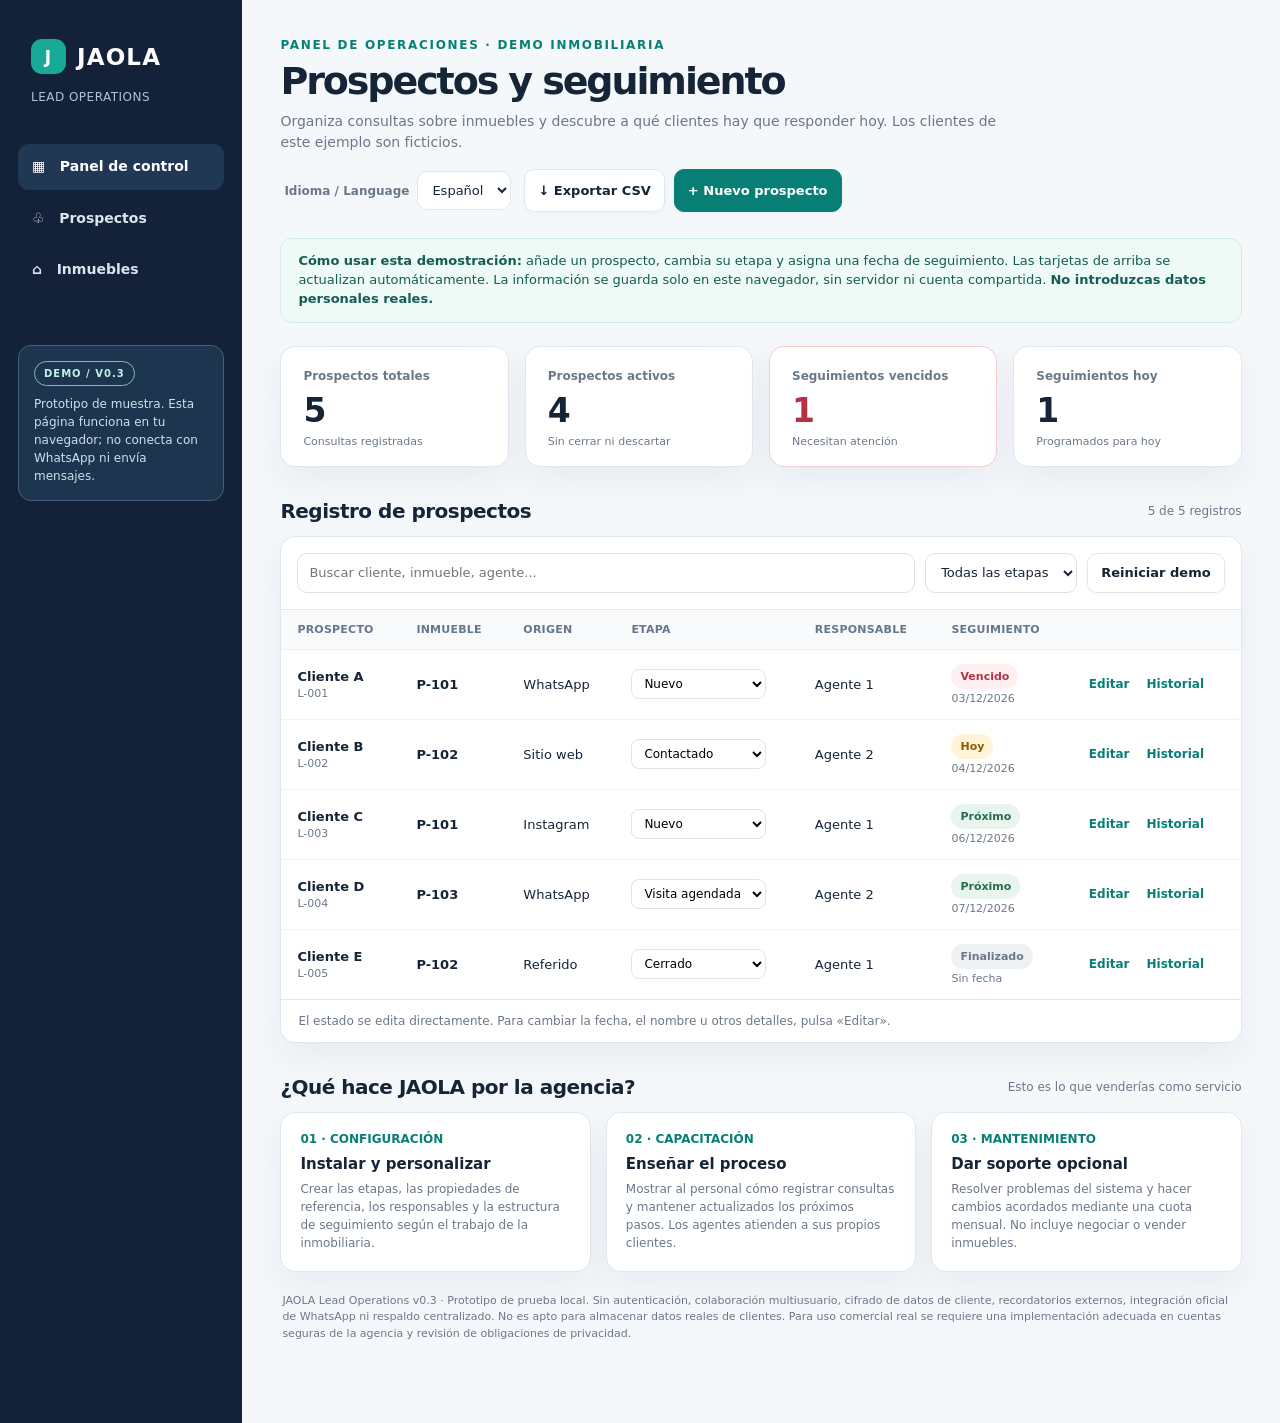
<file: index.html>
<!doctype html>
<html lang="es">
<head>
<meta charset="utf-8" />
<meta name="viewport" content="width=device-width,initial-scale=1" />
<meta name="color-scheme" content="light" />
<title>JAOLA Lead Operations | Public Demo</title>
<link rel="stylesheet" href="./styles.css?v=0.3.0" />
</head>
<body>
<div class="layout">
<aside class="aside"><div><div class="brand"><span class="brandlogo">J</span>JAOLA</div><div class="asidesub">Lead Operations</div></div><nav class="nav" aria-label="Secciones / Sections"><button type="button" data-view="dashboard" class="active">▦ &nbsp; <b data-i18n="navDashboard">Panel de control</b></button><button type="button" data-view="leads">♧ &nbsp; <b data-i18n="navLeads">Prospectos</b></button><button type="button" data-view="properties">⌂ &nbsp; <b data-i18n="navProperties">Inmuebles</b></button></nav><div class="bottom"><span class="demoTag">DEMO / V0.3</span><div data-i18n="sidebarNote">Prototipo de muestra. Esta página funciona en tu navegador; no conecta con WhatsApp ni envía mensajes.</div></div></aside>
<main class="main"><nav class="mobile-tabs" aria-label="Secciones / Sections"><button type="button" data-view="dashboard" class="active" data-i18n="navDashboard">Panel de control</button><button type="button" data-view="leads" data-i18n="navLeads">Prospectos</button><button type="button" data-view="properties" data-i18n="navProperties">Inmuebles</button></nav>
  <div class="top"><div><div class="eyebrow" data-i18n="eyebrow">Panel de operaciones · Demo inmobiliaria</div><h1 data-i18n="pageTitle">Prospectos y seguimiento</h1><p class="sub" data-i18n="pageSubtitle">Organiza consultas sobre inmuebles y descubre a qué clientes hay que responder hoy. Los clientes de este ejemplo son ficticios.</p></div><div class="actions"><div class="language-picker"><label for="languageSelect">Idioma / Language</label><select id="languageSelect" aria-label="Idioma / Language"><option value="es">Español</option><option value="en">English</option></select></div><button class="btn" id="export" data-i18n="export">↓ Exportar CSV</button><button class="btn primary" id="new" data-i18n="newLead">+ Nuevo prospecto</button></div></div>
  <div class="banner" data-i18n-html="banner"><strong>Cómo usar esta demostración:</strong> añade un prospecto, cambia su etapa y asigna una fecha de seguimiento. Las tarjetas de arriba se actualizan automáticamente. La información se guarda solo en este navegador, sin servidor ni cuenta compartida. <strong>No introduzcas datos personales reales.</strong></div>
  <div class="stats"><div class="stat"><div class="statLabel" data-i18n="totalLeads">Prospectos totales</div><div class="statNum" id="statTotal">0</div><div class="statFoot" data-i18n="totalFoot">Consultas registradas</div></div><div class="stat"><div class="statLabel" data-i18n="activeLeads">Prospectos activos</div><div class="statNum" id="statActive">0</div><div class="statFoot" data-i18n="activeFoot">Sin cerrar ni descartar</div></div><div class="stat danger"><div class="statLabel" data-i18n="lateLeads">Seguimientos vencidos</div><div class="statNum" id="statLate">0</div><div class="statFoot" data-i18n="lateFoot">Necesitan atención</div></div><div class="stat"><div class="statLabel" data-i18n="todayLeads">Seguimientos hoy</div><div class="statNum" id="statToday">0</div><div class="statFoot" data-i18n="todayFoot">Programados para hoy</div></div></div>
  <div class="hrow"><h2 data-i18n="listHeading">Registro de prospectos</h2><div class="small" id="countLabel"></div></div>
  <div class="panel"><div class="filters"><input aria-label="Buscar" data-i18n-aria="searchAria" id="search" placeholder="Buscar cliente, inmueble, agente..." data-i18n-placeholder="searchPlaceholder" /><select aria-label="Filtrar por etapa" data-i18n-aria="filterAria" id="stageFilter"><option value="" data-i18n="allStages">Todas las etapas</option><option value="Nuevo" data-i18n="stage_Nuevo">Nuevo</option><option value="Contactado" data-i18n="stage_Contactado">Contactado</option><option value="Visita agendada" data-i18n="stage_Visita agendada">Visita agendada</option><option value="Interesado" data-i18n="stage_Interesado">Interesado</option><option value="Cerrado" data-i18n="stage_Cerrado">Cerrado</option><option value="Descartado" data-i18n="stage_Descartado">Descartado</option></select><button class="btn" id="reset" title="Restaura los datos ficticios" data-i18n-title="resetTitle" data-i18n="reset">Reiniciar demo</button></div><div class="tableWrap"><table><thead><tr><th data-i18n="thLead">PROSPECTO</th><th data-i18n="thProperty">INMUEBLE</th><th data-i18n="thSource">ORIGEN</th><th data-i18n="thStage">ETAPA</th><th data-i18n="thOwner">RESPONSABLE</th><th data-i18n="thFollowUp">SEGUIMIENTO</th><th></th></tr></thead><tbody id="rows"></tbody></table></div><div class="footerrow" data-i18n="tableFoot">El estado se edita directamente. Para cambiar la fecha, el nombre u otros detalles, pulsa «Editar».</div></div>
  <div class="hrow"><h2 data-i18n="serviceHeading">¿Qué hace JAOLA por la agencia?</h2><div class="small" data-i18n="serviceSubtitle">Esto es lo que venderías como servicio</div></div>
  <div class="explainer"><div class="excard"><div class="stepno" data-i18n="step1">01 · CONFIGURACIÓN</div><h3 data-i18n="serviceTitle1">Instalar y personalizar</h3><p data-i18n="serviceDesc1">Crear las etapas, las propiedades de referencia, los responsables y la estructura de seguimiento según el trabajo de la inmobiliaria.</p></div><div class="excard"><div class="stepno" data-i18n="step2">02 · CAPACITACIÓN</div><h3 data-i18n="serviceTitle2">Enseñar el proceso</h3><p data-i18n="serviceDesc2">Mostrar al personal cómo registrar consultas y mantener actualizados los próximos pasos. Los agentes atienden a sus propios clientes.</p></div><div class="excard"><div class="stepno" data-i18n="step3">03 · MANTENIMIENTO</div><h3 data-i18n="serviceTitle3">Dar soporte opcional</h3><p data-i18n="serviceDesc3">Resolver problemas del sistema y hacer cambios acordados mediante una cuota mensual. No incluye negociar o vender inmuebles.</p></div></div>
  <div class="smallprint" data-i18n="smallprint">JAOLA Lead Operations v0.3 · Prototipo de prueba local. Sin autenticación, colaboración multiusuario, cifrado de datos de cliente, recordatorios externos, integración oficial de WhatsApp ni respaldo centralizado. No es apto para almacenar datos reales de clientes. Para uso comercial real se requiere una implementación adecuada en cuentas seguras de la agencia y revisión de obligaciones de privacidad.</div>
</main></div>
<dialog class="modal" id="dialog"><div class="modalhead"><h2 id="formTitle" data-i18n="formNew">Nuevo prospecto</h2><p data-i18n="modalSubtitle">Usa información ficticia en esta demostración.</p></div><form class="form" id="leadForm"><input type="hidden" id="editId" /><div class="formgrid"><label data-i18n-label="formName">Nombre / etiqueta*<input id="name" maxlength="90" required placeholder="Cliente F" data-i18n-placeholder="namePlaceholder" /></label><label data-i18n-label="formProperty">Inmueble*<select id="property" required aria-label="Property / Inmueble"></select></label></div><div class="formgrid"><label data-i18n-label="formSource">Origen<select id="source"><option>WhatsApp</option><option value="Sitio web" data-i18n="source_Sitio web">Sitio web</option><option>Instagram</option><option>Facebook</option><option value="Referido" data-i18n="source_Referido">Referido</option><option value="Otro" data-i18n="source_Otro">Otro</option></select></label><label data-i18n-label="formStage">Etapa<select id="stage"><option value="Nuevo" data-i18n="stage_Nuevo">Nuevo</option><option value="Contactado" data-i18n="stage_Contactado">Contactado</option><option value="Visita agendada" data-i18n="stage_Visita agendada">Visita agendada</option><option value="Interesado" data-i18n="stage_Interesado">Interesado</option><option value="Cerrado" data-i18n="stage_Cerrado">Cerrado</option><option value="Descartado" data-i18n="stage_Descartado">Descartado</option></select></label></div><div class="formgrid"><label data-i18n-label="formOwner">Responsable<input id="owner" maxlength="50" placeholder="Agente 1" data-i18n-placeholder="ownerPlaceholder" /></label><label data-i18n-label="formDue">Próximo seguimiento<input id="due" type="date" /></label></div><label data-i18n-label="formNotes">Notas<textarea id="notes" maxlength="400" placeholder="Ejemplo: solicita información sobre la casa" data-i18n-placeholder="notesPlaceholder"></textarea></label><div class="modalactions"><button type="button" class="btn" id="cancel" data-i18n="cancel">Cancelar</button><button type="submit" class="btn primary" data-i18n="saveLead">Guardar prospecto</button></div></form></dialog>
<script src="./i18n.js?v=0.3.0" defer></script>
<script src="./app.js?v=0.3.0" defer></script>
<script src="./properties.js?v=0.3.0" defer></script>
<script src="./activity.js?v=0.3.0" defer></script>
</body>
</html>
</file>
<file: styles.css>
:root {--navy:#132238;--navy2:#203853;--teal:#087f75;--tealLight:#e4f5f2;--text:#152437;--muted:#6b7889;--bg:#f5f8fb;--border:#e0e7ed;--red:#b53246;--yellow:#8d5d00;--shadow:0 14px 35px rgba(18,36,57,.06)}
*{box-sizing:border-box}body{margin:0;font-family:system-ui,-apple-system,Segoe UI,Roboto,sans-serif;background:var(--bg);color:var(--text)}button,input,select,textarea{font:inherit}button{cursor:pointer}a{color:var(--teal)}.layout{display:grid;grid-template-columns:242px minmax(0,1fr);min-height:100vh}.aside{background:var(--navy);color:white;padding:31px 18px;position:relative}.brand{padding:8px 13px;display:flex;align-items:center;gap:11px;font-weight:800;font-size:23px;letter-spacing:.05em}.brandlogo{width:35px;height:35px;border-radius:11px;background:#17aa97;display:grid;place-items:center;font-size:17px}.asidesub{padding:8px 13px;color:#aec2d6;font-size:12px;letter-spacing:.04em;text-transform:uppercase}.nav{margin-top:32px}.nav span{display:block;margin:7px 0;padding:12px 14px;color:#d8e6ef;border-radius:11px;font-size:14px}.nav span:first-child{background:var(--navy2);color:white;font-weight:700}.bottom{margin-top:52px;padding:15px;border:1px solid #486078;border-radius:13px;background:#1d354f;font-size:12px;line-height:1.5;color:#d0dfeb}.demoTag{display:inline-block;font-weight:750;border:1px solid #7ebdb2;border-radius:100px;padding:4px 9px;color:#c1f2e8;margin-bottom:9px;letter-spacing:.1em;font-size:10px}.main{min-width:0;padding:38px clamp(18px,3vw,52px) 60px;max-width:1680px;width:100%;margin:auto}.top{display:flex;justify-content:space-between;align-items:flex-start;gap:16px;flex-wrap:wrap}.eyebrow{font-size:12px;color:var(--teal);text-transform:uppercase;font-weight:800;letter-spacing:.14em}.top h1{font-size:clamp(26px,3vw,38px);letter-spacing:-.055em;margin:7px 0 8px}.sub{color:var(--muted);font-size:14px;line-height:1.5;max-width:720px;margin:0}.actions{display:flex;gap:9px;flex-wrap:wrap}.btn{border:1px solid var(--border);background:white;border-radius:10px;padding:10px 13px;color:var(--text);font-weight:650;font-size:13px;box-shadow:0 2px 4px #0d233508}.btn.primary{background:var(--teal);border-color:var(--teal);color:white}.btn:hover{filter:brightness(.96)}.banner{margin:26px 0 23px;border:1px solid #d4eae5;background:#eefaf6;border-radius:12px;padding:13px 17px;font-size:13px;color:#155c53;line-height:1.45}.stats{display:grid;grid-template-columns:repeat(4,minmax(0,1fr));gap:16px}.stat{background:white;border:1px solid var(--border);box-shadow:var(--shadow);border-radius:15px;padding:22px 22px 18px}.statLabel{font-size:12px;color:var(--muted);font-weight:700}.statNum{font-size:33px;font-weight:780;letter-spacing:-.05em;margin:8px 0 5px}.statFoot{font-size:11px;color:var(--muted)}.stat.danger{border-color:#f3cdd1}.stat.danger .statNum{color:var(--red)}.hrow{display:flex;gap:16px;align-items:center;justify-content:space-between;flex-wrap:wrap;margin:32px 0 13px}.hrow h2{font-size:20px;letter-spacing:-.025em;margin:0}.small{font-size:12px;color:var(--muted)}.panel{background:white;border:1px solid var(--border);box-shadow:var(--shadow);border-radius:15px;overflow:hidden}.filters{padding:16px;display:flex;gap:10px;flex-wrap:wrap;border-bottom:1px solid var(--border)}.filters input{flex:1;min-width:170px}.filters input,.filters select{min-height:40px;border:1px solid #d7e0e8;border-radius:10px;padding:9px 11px;background:white;color:var(--text);font-size:13px}.tableWrap{overflow:auto}table{border-collapse:collapse;width:100%;min-width:850px;text-align:left}thead{background:#f8fafc}th{font-size:11px;font-weight:800;letter-spacing:.02em;color:#667789;padding:13px 16px;white-space:nowrap}td{padding:14px 16px;border-top:1px solid #eef1f5;font-size:13px}tbody tr:hover{background:#fbfdfd}td strong{display:block;font-weight:740}td .sm{font-size:11px;color:var(--muted);margin-top:3px}td select{border:1px solid #dce4ec;background:#fff;border-radius:8px;padding:6px 8px;font-size:12px;max-width:170px}.tag{display:inline-flex;padding:6px 9px;border-radius:100px;font-size:11px;font-weight:750}.tag.overdue{background:#fff0f1;color:var(--red)}.tag.today{background:#fff4d7;color:var(--yellow)}.tag.future{background:#e8f5ee;color:#276a4f}.tag.done{background:#eef1f4;color:#6c7886}.actionLink{border:0;background:none;color:var(--teal);font-weight:750;padding:5px;font-size:12px}.empty{padding:36px;color:var(--muted);text-align:center}.footerrow{padding:14px 17px;font-size:12px;color:var(--muted);border-top:1px solid var(--border)}.explainer{display:grid;grid-template-columns:repeat(3,minmax(0,1fr));gap:15px}.excard{background:white;border:1px solid var(--border);border-radius:15px;padding:19px;box-shadow:var(--shadow)}.stepno{font-size:12px;font-weight:800;color:var(--teal)}.excard h3{font-size:15px;margin:9px 0 7px}.excard p{font-size:12px;color:var(--muted);line-height:1.5;margin:0}.modal{border:0;border-radius:18px;max-width:530px;width:calc(100% - 24px);box-shadow:0 20px 70px #0e26354d;padding:0}.modal::backdrop{background:#0b22399c}.modalhead{padding:24px 26px 17px;border-bottom:1px solid var(--border)}.modalhead h2{margin:0 0 5px}.modalhead p{margin:0;color:var(--muted);font-size:12px}.form{padding:22px 26px;display:grid;gap:12px}.form label{display:grid;gap:6px;font-size:12px;font-weight:700;color:#425368}.form input,.form select,.form textarea{width:100%;border:1px solid #d5dfe8;border-radius:9px;padding:10px;background:white;color:var(--text)}.form textarea{min-height:78px;resize:vertical}.formgrid{display:grid;grid-template-columns:1fr 1fr;gap:12px}.modalactions{display:flex;justify-content:flex-end;gap:9px;padding-top:7px}.smallprint{font-size:11px;color:var(--muted);line-height:1.5;padding:21px 2px}
@media(max-width:1120px){.layout{grid-template-columns:1fr}.aside{padding:10px 18px;display:flex;align-items:center;gap:10px}.brand{font-size:19px;padding:3px}.asidesub{padding:0}.nav,.bottom{display:none}.main{padding-top:25px}.stats{grid-template-columns:repeat(2,minmax(0,1fr))}}
@media(max-width:620px){.stats,.explainer{grid-template-columns:1fr}.stat{padding:14px 19px}.statNum{font-size:28px}.main{padding-left:14px;padding-right:14px}.formgrid{grid-template-columns:1fr}.top h1{font-size:29px}.hrow{margin-top:24px}}

/* Bilingual demo language switch */
.language-picker{display:flex;align-items:center;gap:8px;padding:2px 4px}
.language-picker label{font-size:12px;font-weight:700;color:var(--muted);white-space:nowrap}
.language-picker select{border:1px solid var(--border);border-radius:10px;background:#fff;color:var(--text);padding:9px 10px;min-height:39px;font-size:13px}
.nav b{font-weight:inherit}
@media(max-width:620px){.language-picker{width:100%;justify-content:flex-end}}

/* JAOLA property inventory v0.2 */
[hidden]{display:none!important}
.nav button{display:block;width:100%;margin:7px 0;padding:12px 14px;color:#d8e6ef;border:0;background:transparent;border-radius:11px;font-size:14px;text-align:left;cursor:pointer}
.nav button.active{background:var(--navy2);color:white;font-weight:700}
.nav button:hover:not(.active){background:#24405d}
.mobile-tabs{display:none;gap:8px;margin-bottom:17px;overflow:auto}
.mobile-tabs button{padding:10px 13px;border:1px solid var(--border);border-radius:10px;background:white;font-weight:650;font-size:13px;white-space:nowrap;color:var(--text)}
.mobile-tabs button.active{background:var(--navy);border-color:var(--navy);color:#fff}
.property-head{display:flex;gap:15px;justify-content:space-between;align-items:flex-start;flex-wrap:wrap}
.property-head h1{font-size:clamp(25px,3vw,37px);margin:5px 0 7px;letter-spacing:-.04em}
.property-head p{font-size:13px;color:var(--muted);margin:0;line-height:1.5}
.property-actions{display:flex;align-items:center;gap:9px;flex-wrap:wrap}
.property-actions select{border:1px solid var(--border);border-radius:9px;background:#fff;padding:9px 10px;font-size:13px}
.property-stats{display:grid;grid-template-columns:repeat(3,minmax(0,1fr));gap:14px;margin:23px 0 16px}
.property-stat{background:white;border:1px solid var(--border);border-radius:14px;padding:18px;box-shadow:var(--shadow)}
.property-stat strong{display:block;font-size:29px;line-height:1.2;margin-top:8px}
.property-stat span{font-size:12px;color:var(--muted)}
.property-filters{display:flex;gap:9px;flex-wrap:wrap;padding:15px;background:white;border:1px solid var(--border);border-radius:13px;margin:14px 0}
.property-filters input{flex:1;min-width:160px}
.property-filters input,.property-filters select{padding:9px 11px;min-height:40px;border-radius:9px;border:1px solid var(--border);font-size:13px;background:white}
.property-grid{display:grid;grid-template-columns:repeat(2,minmax(0,1fr));gap:14px}
.property-card{background:white;border:1px solid var(--border);border-radius:15px;padding:19px;box-shadow:var(--shadow);min-width:0}
.property-cardhead{display:flex;justify-content:space-between;gap:12px;align-items:flex-start}
.property-card h3{font-size:17px;letter-spacing:-.02em;margin:7px 0 2px}
.property-card .price{font-size:22px;font-weight:780;margin:13px 0;letter-spacing:-.02em}
.property-card .muted{font-size:12px;color:var(--muted);line-height:1.5;overflow-wrap:anywhere}
.property-card .meta{display:flex;align-items:center;justify-content:space-between;gap:10px;border-top:1px solid var(--border);padding-top:12px;margin-top:13px;font-size:12px;color:var(--muted)}
.property-card .tools{display:flex;gap:8px;flex-wrap:wrap;margin-top:13px}
.property-card .tools button{padding:8px 10px;border:1px solid var(--border);border-radius:8px;background:#fff;font-size:12px;color:var(--text);font-weight:600}
.property-card .tools .danger-link{color:var(--red)}
.property-pill{display:inline-block;border-radius:100px;background:#e8f5ee;color:#276a4f;font-size:11px;padding:6px 10px;font-weight:750}
.property-pill.reserved{background:#fff4d7;color:var(--yellow)}
.property-pill.closed{background:#eef1f4;color:#627284}
.property-note{margin-top:19px;font-size:12px;line-height:1.6;color:var(--muted)}
.property-empty{background:#fff;border:1px dashed var(--border);border-radius:14px;padding:30px;color:var(--muted);font-size:13px}
.property-dialog{max-height:90vh;overflow:auto}
@media(max-width:1120px){.mobile-tabs{display:flex}}
@media(max-width:760px){.property-grid{grid-template-columns:1fr}}
@media(max-width:620px){.property-stats{grid-template-columns:1fr 1fr}.property-stat:last-child{grid-column:span 2}.property-head{display:block}.property-actions{margin-top:15px}}

/* v0.2.1: consistent desktop/mobile navigation and property inventory polish. */
.nav button{appearance:none;-webkit-appearance:none;display:block;width:100%;padding:13px 14px;margin:6px 0;border:0;border-radius:11px;background:transparent;color:#d8e6ef;text-align:left;font:600 14px/1.4 system-ui,-apple-system,"Segoe UI",Roboto,sans-serif;cursor:pointer;transition:background .15s ease}
.nav button.active{background:var(--navy2);color:#fff}
.nav button:focus-visible,.mobile-tabs button:focus-visible,.property-card button:focus-visible{outline:3px solid #40c7b3;outline-offset:2px}
.nav button b{font-weight:inherit}
.property-card{display:flex;flex-direction:column;gap:2px}
.property-card .tools{margin-top:auto;padding-top:15px}
.property-card .tools button:hover{background:var(--tealLight);border-color:#a8d9d0}
.property-card .tools button.danger-link:hover{background:#fff0f1;border-color:#f0c7ce}
.property-stat strong{display:block;font-variant-numeric:tabular-nums}
.property-head .eyebrow{font-size:12px}
@media(min-width:1121px){.mobile-tabs{display:none!important}}
@media(max-width:1120px){.nav{display:none}.mobile-tabs{display:flex}}

/* JAOLA v0.3: lead activity timeline */
.lead-row-actions{display:flex;flex-wrap:wrap;align-items:center;gap:7px}
.activity-dialog{max-width:680px;max-height:min(88vh,860px);overflow:auto}
.activity-header{padding:23px 25px 17px;border-bottom:1px solid var(--border);display:flex;justify-content:space-between;align-items:flex-start;gap:16px}
.activity-header h2{font-size:22px;line-height:1.3;margin:3px 0 6px}
.activity-header p{font-size:12px;line-height:1.5;color:var(--muted);margin:0}
.activity-dismiss{flex:none;border:1px solid var(--border);background:#fff;border-radius:10px;padding:8px 11px;font-weight:700;color:var(--text)}
.activity-content{padding:22px 25px}
.activity-caption{font-weight:750;font-size:13px;margin:0 0 12px}
.activity-list{list-style:none;padding:0;margin:0 0 19px;display:grid;gap:11px}
.activity-entry{border:1px solid var(--border);border-radius:12px;padding:13px;background:#fff}
.activity-entry-top{display:flex;gap:10px;justify-content:space-between;align-items:center;flex-wrap:wrap;margin-bottom:8px}
.activity-entry-type{border-radius:100px;font-size:11px;font-weight:750;background:var(--tealLight);color:var(--teal);padding:5px 9px}
.activity-entry-date{font-size:11px;color:var(--muted);font-variant-numeric:tabular-nums}
.activity-entry-note{font-size:13px;line-height:1.55;margin:0;white-space:pre-wrap;overflow-wrap:anywhere}
.activity-entry-footer{display:flex;justify-content:flex-end;margin-top:9px}
.activity-delete{border:0;background:none;color:var(--red);cursor:pointer;font-weight:650;font-size:12px;padding:6px}
.activity-create{padding:16px;border:1px solid var(--border);border-radius:13px;background:#f8fafc}
.activity-create h3{font-size:14px;margin:0 0 12px}
.activity-create label{display:grid;gap:7px;font-size:12px;font-weight:700;color:#425368;margin-bottom:12px}
.activity-create select,.activity-create textarea{width:100%;border-radius:9px;border:1px solid #d5dfe8;background:#fff;color:var(--text);font:inherit;font-weight:400;padding:10px}
.activity-create textarea{min-height:85px;resize:vertical}
.activity-create .modalactions{padding:0}
.activity-warning{font-size:11px;color:var(--muted);margin:13px 0 0;line-height:1.5}
.activity-empty{border:1px dashed var(--border);border-radius:12px;padding:18px;color:var(--muted);font-size:13px;margin-bottom:17px}
@media(max-width:620px){.activity-header{padding:17px}.activity-content{padding:17px}}
</file>
